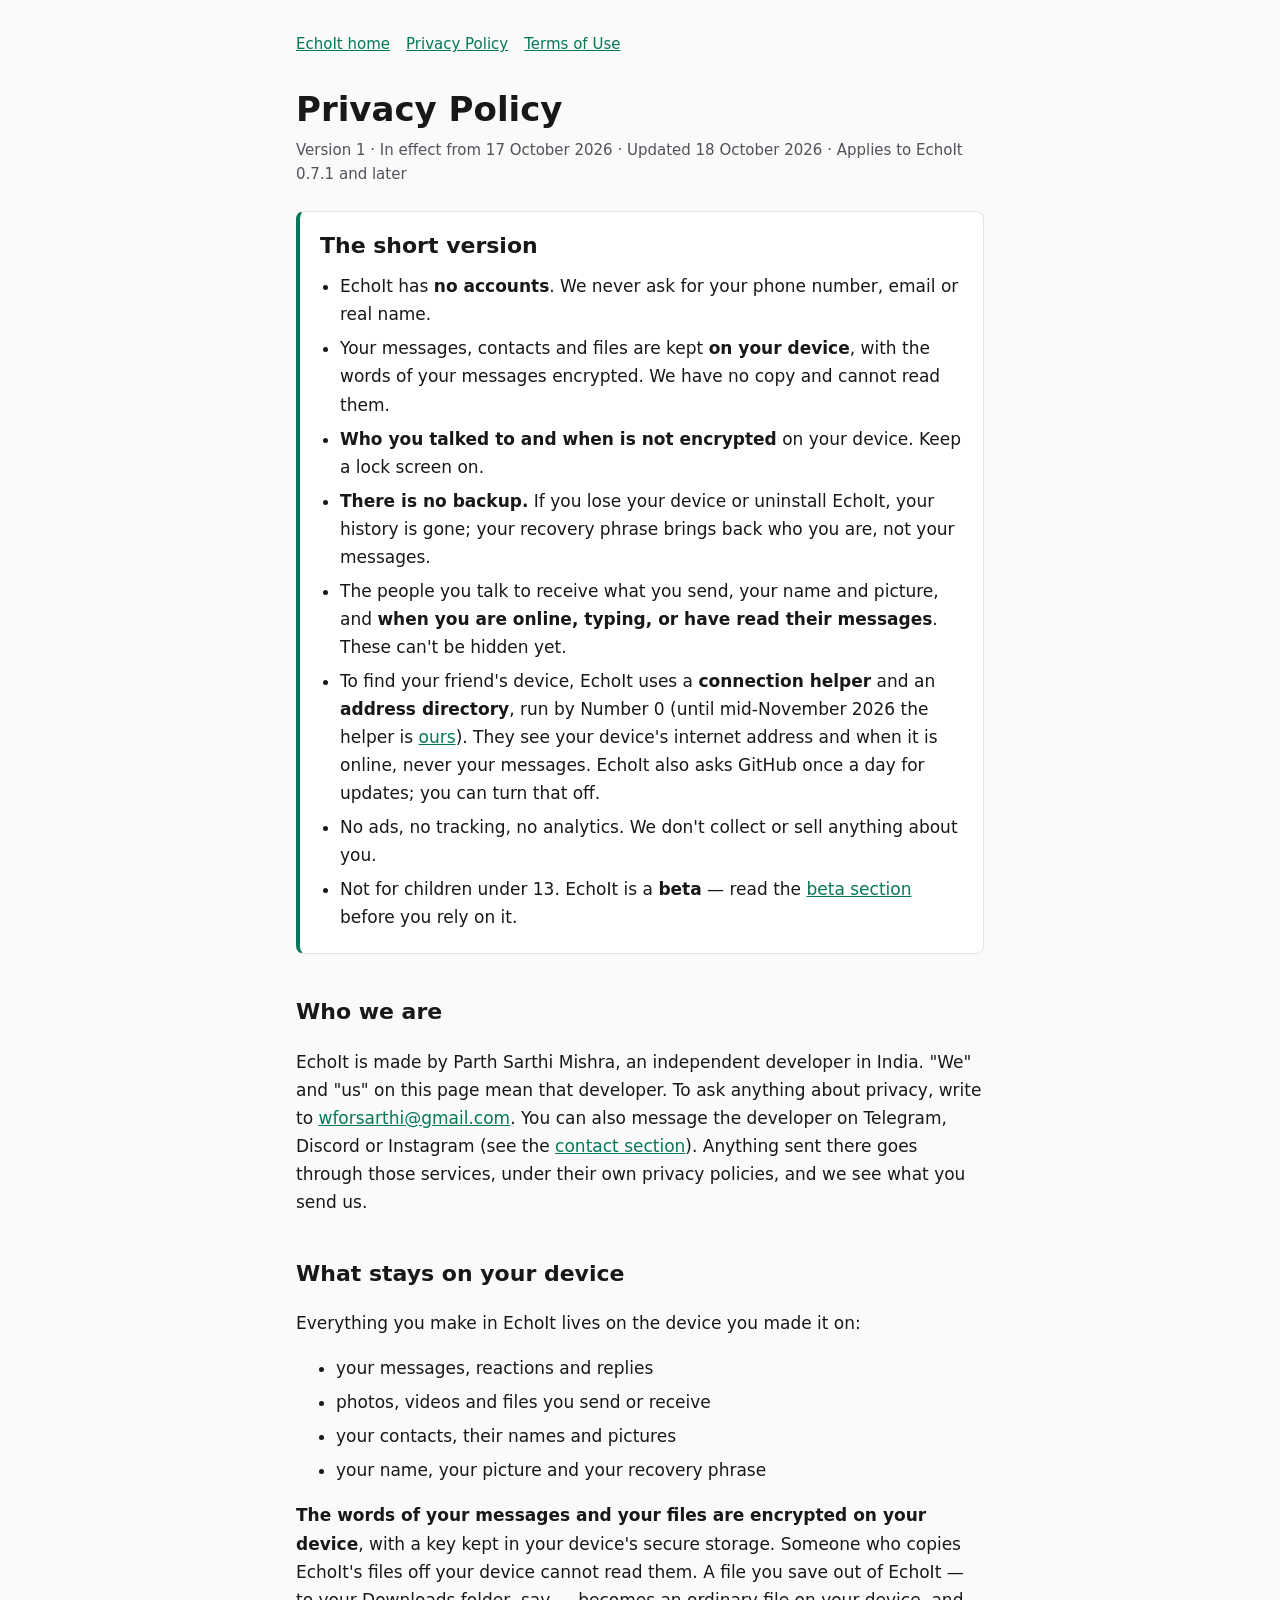
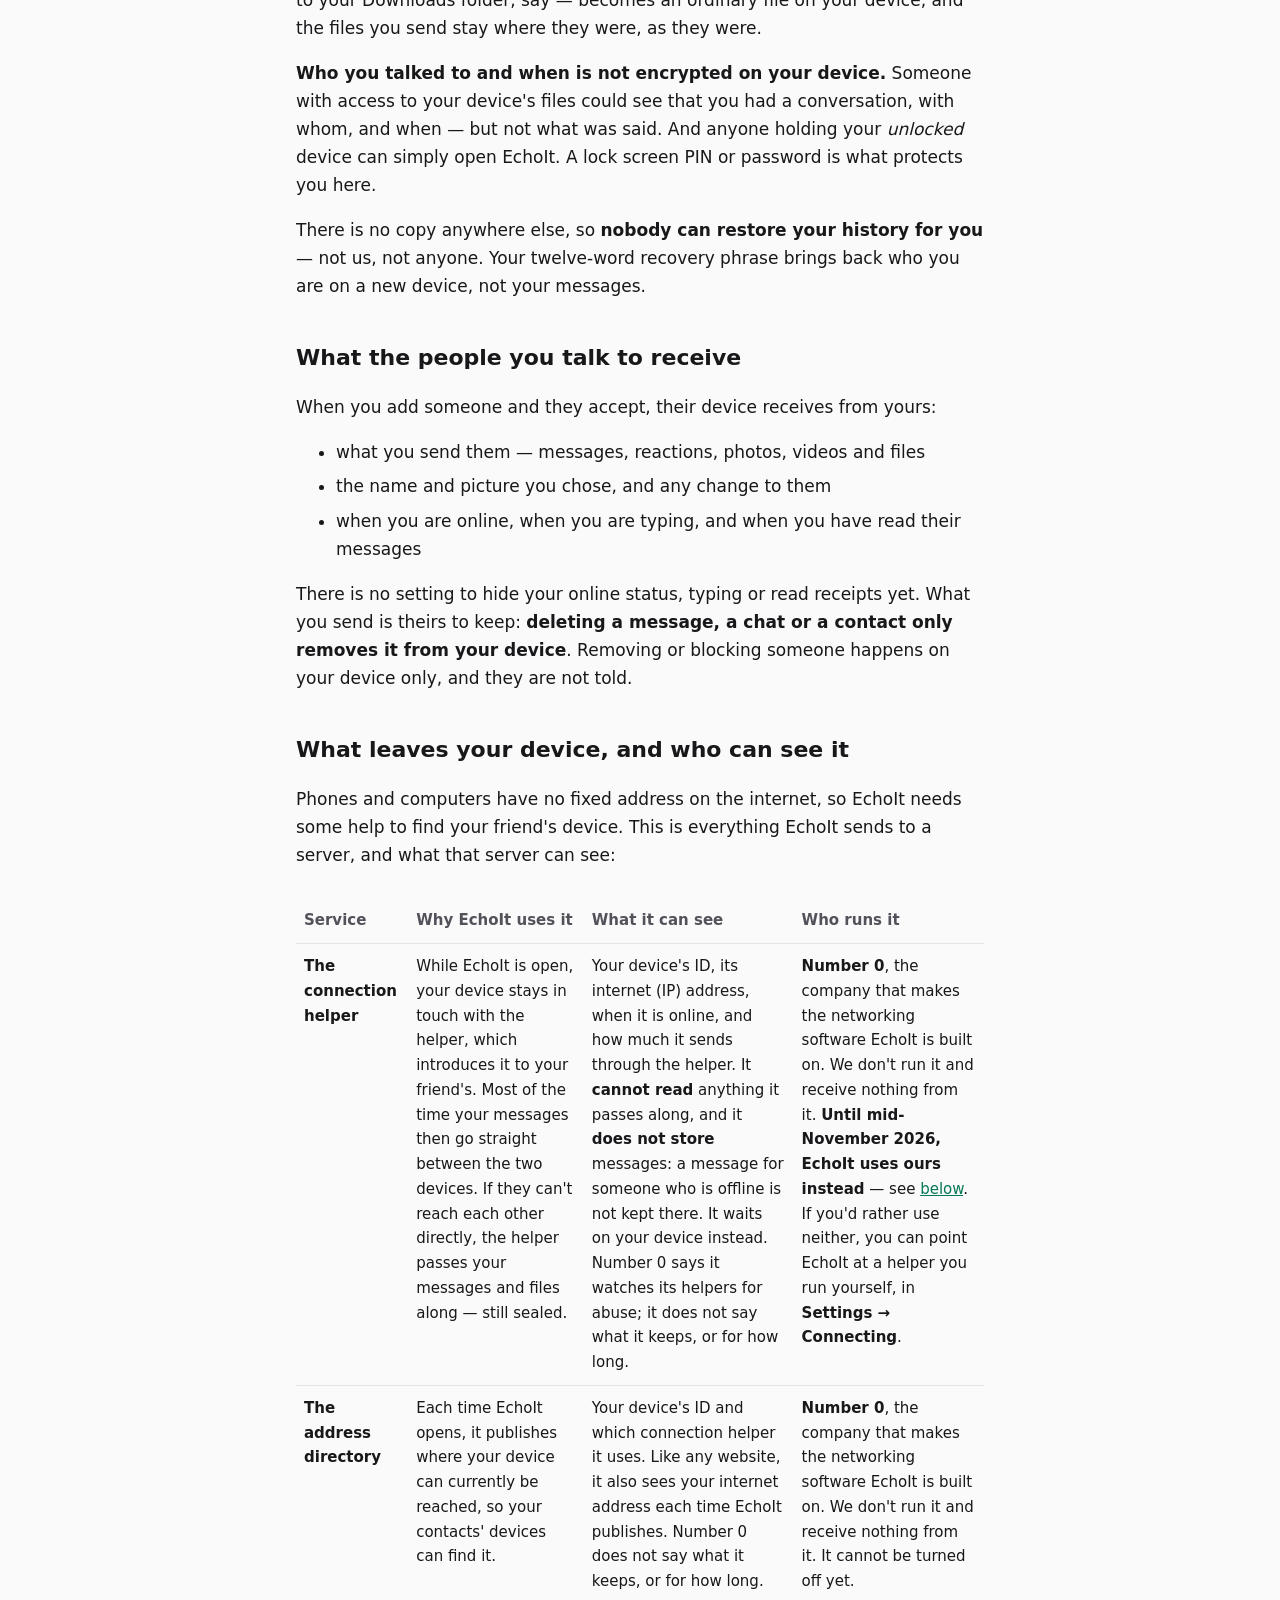
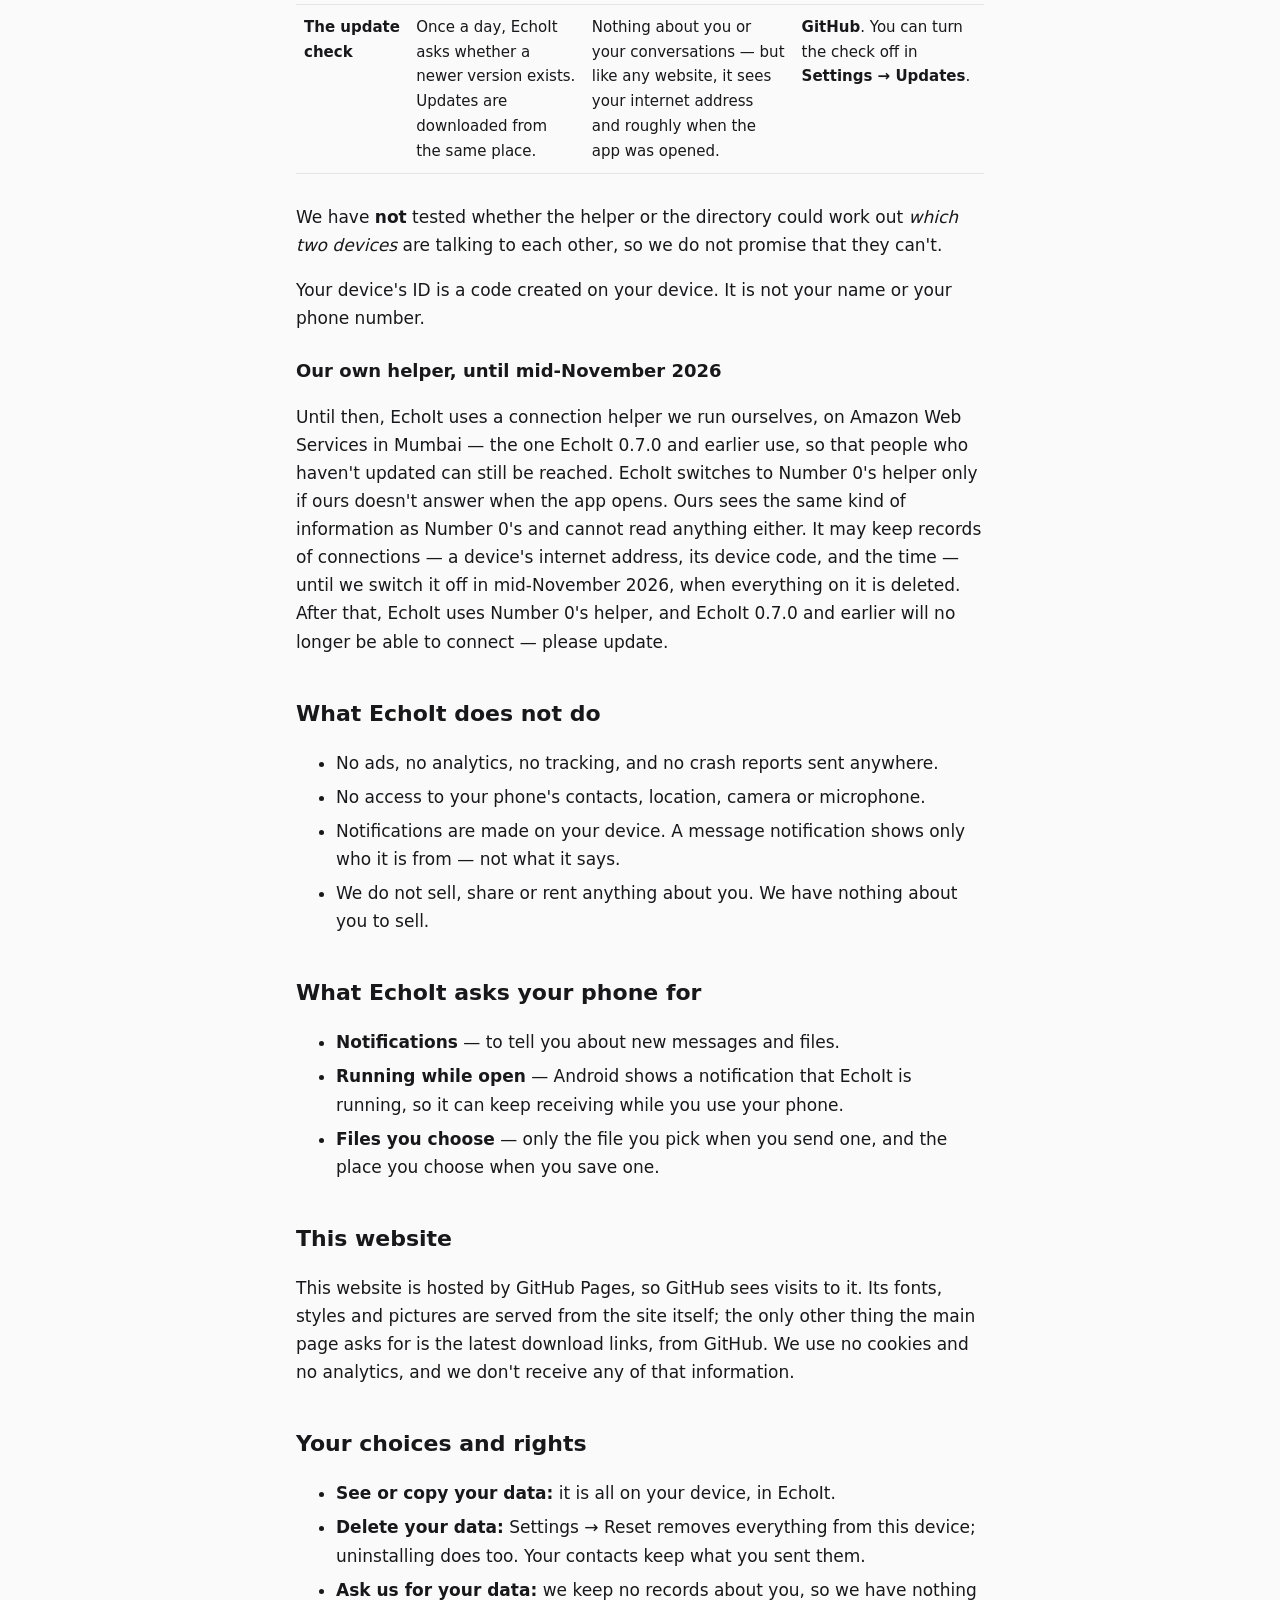
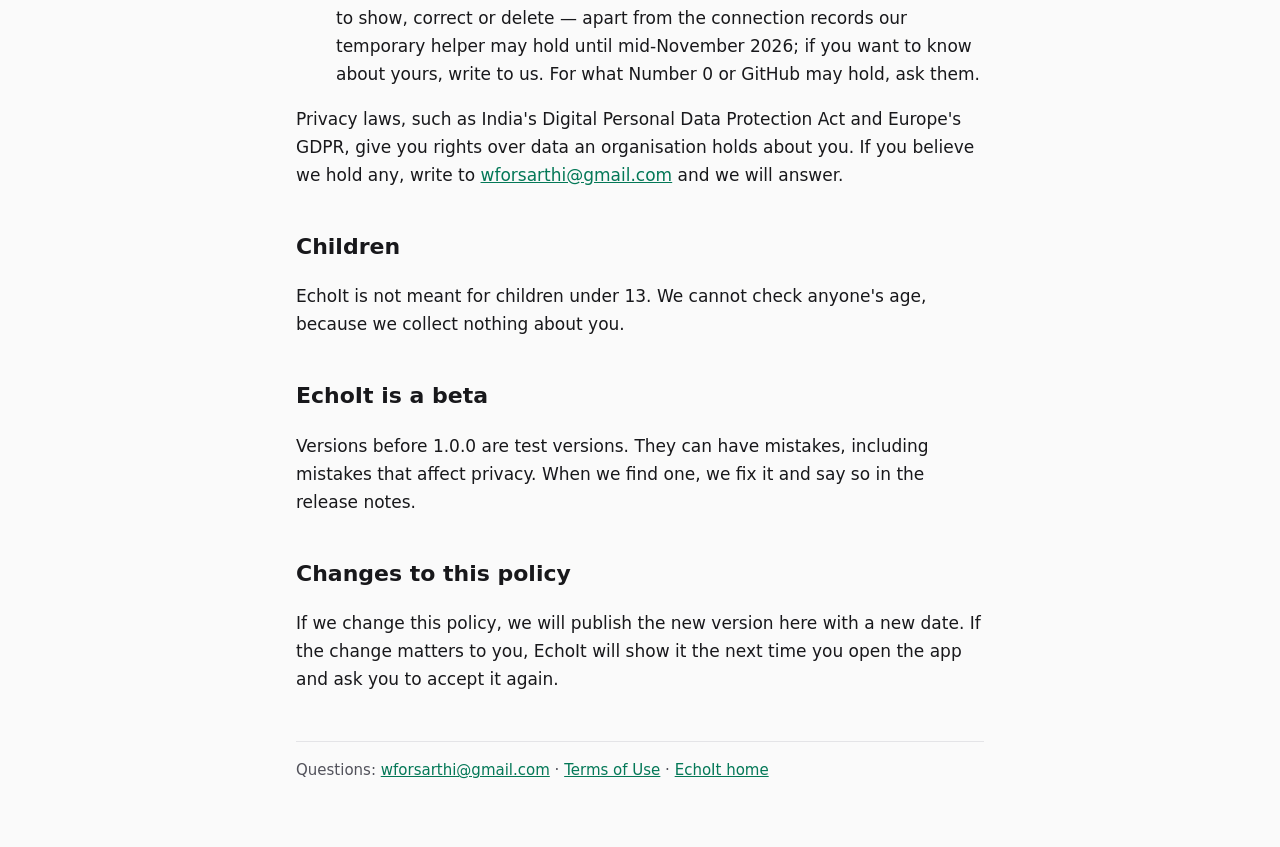
<file: privacy.html>
<!DOCTYPE html>
<html lang="en">
<head>
  <meta charset="UTF-8">
  <meta name="viewport" content="width=device-width, initial-scale=1.0">
  <title>EchoIt Privacy Policy</title>
  <meta name="description" content="What EchoIt keeps, what leaves your device, and who can see it — in plain words.">
  <link rel="icon" href="favicon.ico" sizes="any">
  <link rel="stylesheet" href="legal.css">
</head>
<body>
<main>
  <header>
    <nav>
      <a href="./">EchoIt home</a>
      <a href="privacy.html" aria-current="page">Privacy Policy</a>
      <a href="terms.html">Terms of Use</a>
    </nav>
    <h1>Privacy Policy</h1>
    <p class="meta">Version 1 · In effect from 17 October 2026 · Updated 18 October 2026 · Applies to EchoIt 0.7.1 and later</p>
  </header>

  <section class="short">
    <h2>The short version</h2>
    <ul>
      <li>EchoIt has <strong>no accounts</strong>. We never ask for your phone number, email or real name.</li>
      <li>Your messages, contacts and files are kept <strong>on your device</strong>, with the words of your
        messages encrypted. We have no copy and cannot read them.</li>
      <li><strong>Who you talked to and when is not encrypted</strong> on your device. Keep a lock screen on.</li>
      <li><strong>There is no backup.</strong> If you lose your device or uninstall EchoIt, your history is
        gone; your recovery phrase brings back who you are, not your messages.</li>
      <li>The people you talk to receive what you send, your name and picture, and <strong>when you are
        online, typing, or have read their messages</strong>. These can't be hidden yet.</li>
      <li>To find your friend's device, EchoIt uses a <strong>connection helper</strong> and an
        <strong>address directory</strong>, run by Number&nbsp;0 (until mid-November 2026 the helper is
        <a href="#own-helper">ours</a>). They see your device's internet address and when it is online, never
        your messages. EchoIt also asks GitHub once a day for updates; you can turn that off.</li>
      <li>No ads, no tracking, no analytics. We don't collect or sell anything about you.</li>
      <li>Not for children under 13. EchoIt is a <strong>beta</strong> — read the <a href="#beta">beta section</a>
        before you rely on it.</li>
    </ul>
  </section>

  <h2>Who we are</h2>
  <p>
    EchoIt is made by Parth Sarthi Mishra, an independent developer in India. "We" and "us" on
    this page mean that developer. To ask anything about privacy, write to
    <a href="mailto:wforsarthi@gmail.com">wforsarthi@gmail.com</a>.
    You can also message the developer on Telegram, Discord or Instagram (see the
    <a href="./#connect">contact section</a>). Anything sent there goes through those services, under their own
    privacy policies, and we see what you send us.
  </p>

  <h2>What stays on your device</h2>
  <p>Everything you make in EchoIt lives on the device you made it on:</p>
  <ul>
    <li>your messages, reactions and replies</li>
    <li>photos, videos and files you send or receive</li>
    <li>your contacts, their names and pictures</li>
    <li>your name, your picture and your recovery phrase</li>
  </ul>
  <p>
    <strong>The words of your messages and your files are encrypted on your device</strong>, with a
    key kept in your device's secure storage. Someone who copies EchoIt's files off your device cannot read them.
    A file you save out of EchoIt — to your Downloads folder, say — becomes an ordinary file on your device,
    and the files you send stay where they were, as they were.
  </p>
  <p>
    <strong>Who you talked to and when is not encrypted on your device.</strong> Someone with access to
    your device's files could see that you had a conversation, with whom, and when — but not what was said.
    And anyone holding your <em>unlocked</em> device can simply open EchoIt. A lock screen PIN or password is
    what protects you here.
  </p>
  <p>
    There is no copy anywhere else, so <strong>nobody can restore your history for you</strong> — not us,
    not anyone. Your twelve-word recovery phrase brings back who you are on a new device, not your messages.
  </p>

  <h2>What the people you talk to receive</h2>
  <p>When you add someone and they accept, their device receives from yours:</p>
  <ul>
    <li>what you send them — messages, reactions, photos, videos and files</li>
    <li>the name and picture you chose, and any change to them</li>
    <li>when you are online, when you are typing, and when you have read their messages</li>
  </ul>
  <p>
    There is no setting to hide your online status, typing or read receipts yet.
    What you send is theirs to keep: <strong>deleting a message, a chat or a contact only removes it from
    your device</strong>. Removing or blocking someone happens on your device only, and they are not told.
  </p>

  <h2>What leaves your device, and who can see it</h2>
  <p>
    Phones and computers have no fixed address on the internet, so EchoIt needs some help to find
    your friend's device. This is everything EchoIt sends to a server, and what that server can see:
  </p>
  <div class="table-wrap">
  <table>
    <thead><tr><th>Service</th><th>Why EchoIt uses it</th><th>What it can see</th><th>Who runs it</th></tr></thead>
    <tbody>
      <tr>
        <td data-label="Service"><strong>The connection helper</strong></td>
        <td data-label="Why EchoIt uses it">
          While EchoIt is open, your device stays in touch with the helper, which introduces it to your
          friend's. Most of the time your messages then go straight between the two devices. If they
          can't reach each other directly, the helper passes your messages and files along — still sealed.
        </td>
        <td data-label="What it can see">
          Your device's ID, its internet (IP) address, when it is online, and how much it sends through the
          helper. It <strong>cannot read</strong> anything it passes along, and it <strong>does not store</strong>
          messages: a message for someone who is offline is not kept there. It waits on your device instead.
          Number&nbsp;0 says it watches its helpers for abuse; it does not say what it keeps, or for how long.
        </td>
        <td data-label="Who runs it">
          <strong>Number&nbsp;0</strong>, the company that makes the networking software EchoIt is built on.
          We don't run it and receive nothing from it. <strong>Until mid-November 2026, EchoIt uses ours
          instead</strong> — see <a href="#own-helper">below</a>. If you'd rather use neither, you can point
          EchoIt at a helper you run yourself, in <strong>Settings → Connecting</strong>.
        </td>
      </tr>
      <tr>
        <td data-label="Service"><strong>The address directory</strong></td>
        <td data-label="Why EchoIt uses it">
          Each time EchoIt opens, it publishes where your device can currently be reached, so your
          contacts' devices can find it.
        </td>
        <td data-label="What it can see">
          Your device's ID and which connection helper it uses. Like any website, it also sees your internet
          address each time EchoIt publishes. Number&nbsp;0 does not say what it keeps, or for how long.
        </td>
        <td data-label="Who runs it">
          <strong>Number&nbsp;0</strong>, the company that makes the networking software EchoIt is built on.
          We don't run it and receive nothing from it. It cannot be turned off yet.
        </td>
      </tr>
      <tr>
        <td data-label="Service"><strong>The update check</strong></td>
        <td data-label="Why EchoIt uses it">Once a day, EchoIt asks whether a newer version exists. Updates are downloaded from the same place.</td>
        <td data-label="What it can see">
          Nothing about you or your conversations — but like any website, it sees your internet address
          and roughly when the app was opened.
        </td>
        <td data-label="Who runs it">
          <strong>GitHub</strong>. You can turn the check off in <strong>Settings → Updates</strong>.
        </td>
      </tr>
    </tbody>
  </table>
  </div>
  <p>
    We have <strong>not</strong> tested whether the helper or the directory could work out <em>which two
    devices</em> are talking to each other, so we do not promise that they can't.
  </p>
  <p>
    Your device's ID is a code created on your device. It is not your name or your phone number.
  </p>
  <h3 id="own-helper">Our own helper, until mid-November 2026</h3>
  <p>
    Until then, EchoIt uses a connection helper we run ourselves, on Amazon Web Services in Mumbai — the one
    EchoIt 0.7.0 and earlier use, so that people who haven't updated can still be reached. EchoIt switches to
    Number&nbsp;0's helper only if ours doesn't answer when the app opens. Ours sees the same kind of
    information as Number&nbsp;0's and cannot read anything either. It may keep records of connections —
    a device's internet address, its device code, and the time — until we switch it off in mid-November
    2026, when everything on it is deleted. After that, EchoIt uses Number&nbsp;0's helper, and EchoIt 0.7.0 and earlier will no longer be able to
    connect — please update.
  </p>

  <h2>What EchoIt does not do</h2>
  <ul>
    <li>No ads, no analytics, no tracking, and no crash reports sent anywhere.</li>
    <li>No access to your phone's contacts, location, camera or microphone.</li>
    <li>Notifications are made on your device. A message notification shows only who it is from — not what it says.</li>
    <li>We do not sell, share or rent anything about you. We have nothing about you to sell.</li>
  </ul>

  <h2>What EchoIt asks your phone for</h2>
  <ul>
    <li><strong>Notifications</strong> — to tell you about new messages and files.</li>
    <li><strong>Running while open</strong> — Android shows a notification that EchoIt is running, so it can keep receiving while you use your phone.</li>
    <li><strong>Files you choose</strong> — only the file you pick when you send one, and the place you choose when you save one.</li>
  </ul>

  <h2>This website</h2>
  <p>
    This website is hosted by GitHub Pages, so GitHub sees visits to it. Its fonts, styles and pictures are
    served from the site itself; the only other thing the main page asks for is the latest download links,
    from GitHub. We use no cookies and no analytics, and we don't receive any of that information.
  </p>

  <h2>Your choices and rights</h2>
  <ul>
    <li><strong>See or copy your data:</strong> it is all on your device, in EchoIt.</li>
    <li><strong>Delete your data:</strong> Settings → Reset removes everything from this device; uninstalling does too. Your contacts keep what you sent them.</li>
    <li><strong>Ask us for your data:</strong> we keep no records about you, so we have nothing to show, correct or delete — apart from the connection records our temporary helper may hold until mid-November 2026; if you want to know about yours, write to us. For
      what Number&nbsp;0 or GitHub may hold, ask them.</li>
  </ul>
  <p>
    Privacy laws, such as India's Digital Personal Data Protection Act and Europe's GDPR, give you rights
    over data an organisation holds about you. If you believe we hold any, write to <a href="mailto:wforsarthi@gmail.com">wforsarthi@gmail.com</a>
    and we will answer.
  </p>

  <h2>Children</h2>
  <p>
    EchoIt is not meant for children under 13. We cannot check anyone's age, because we
    collect nothing about you.
  </p>

  <h2 id="beta">EchoIt is a beta</h2>
  <p>
    Versions before 1.0.0 are test versions. They can have mistakes, including mistakes that affect privacy.
    When we find one, we fix it and say so in the release notes.
  </p>

  <h2>Changes to this policy</h2>
  <p>
    If we change this policy, we will publish the new version here with a new date. If the change matters
    to you, EchoIt will show it the next time you open the app and ask you to accept it again.
  </p>

  <footer>
    Questions: <a href="mailto:wforsarthi@gmail.com">wforsarthi@gmail.com</a> · <a href="terms.html">Terms of Use</a> · <a href="./">EchoIt home</a>
  </footer>
</main>
</body>
</html>
</file>
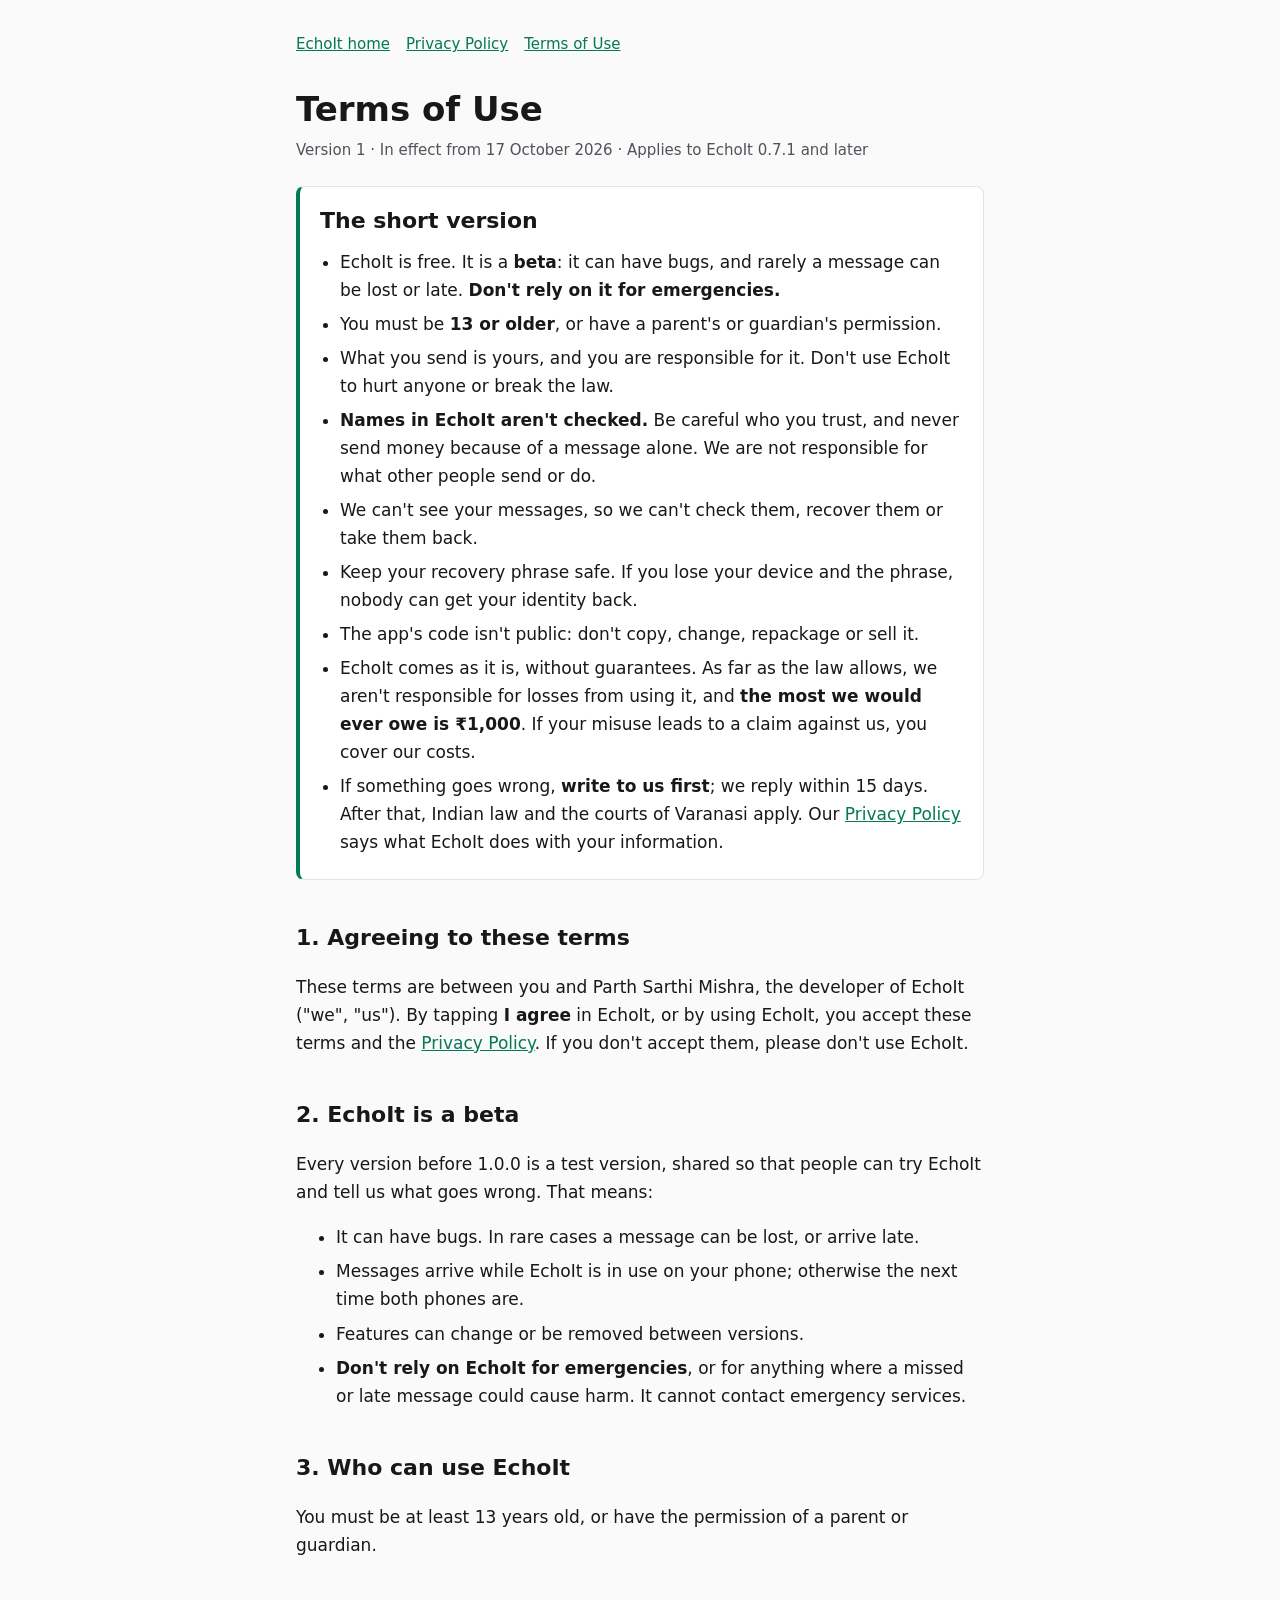
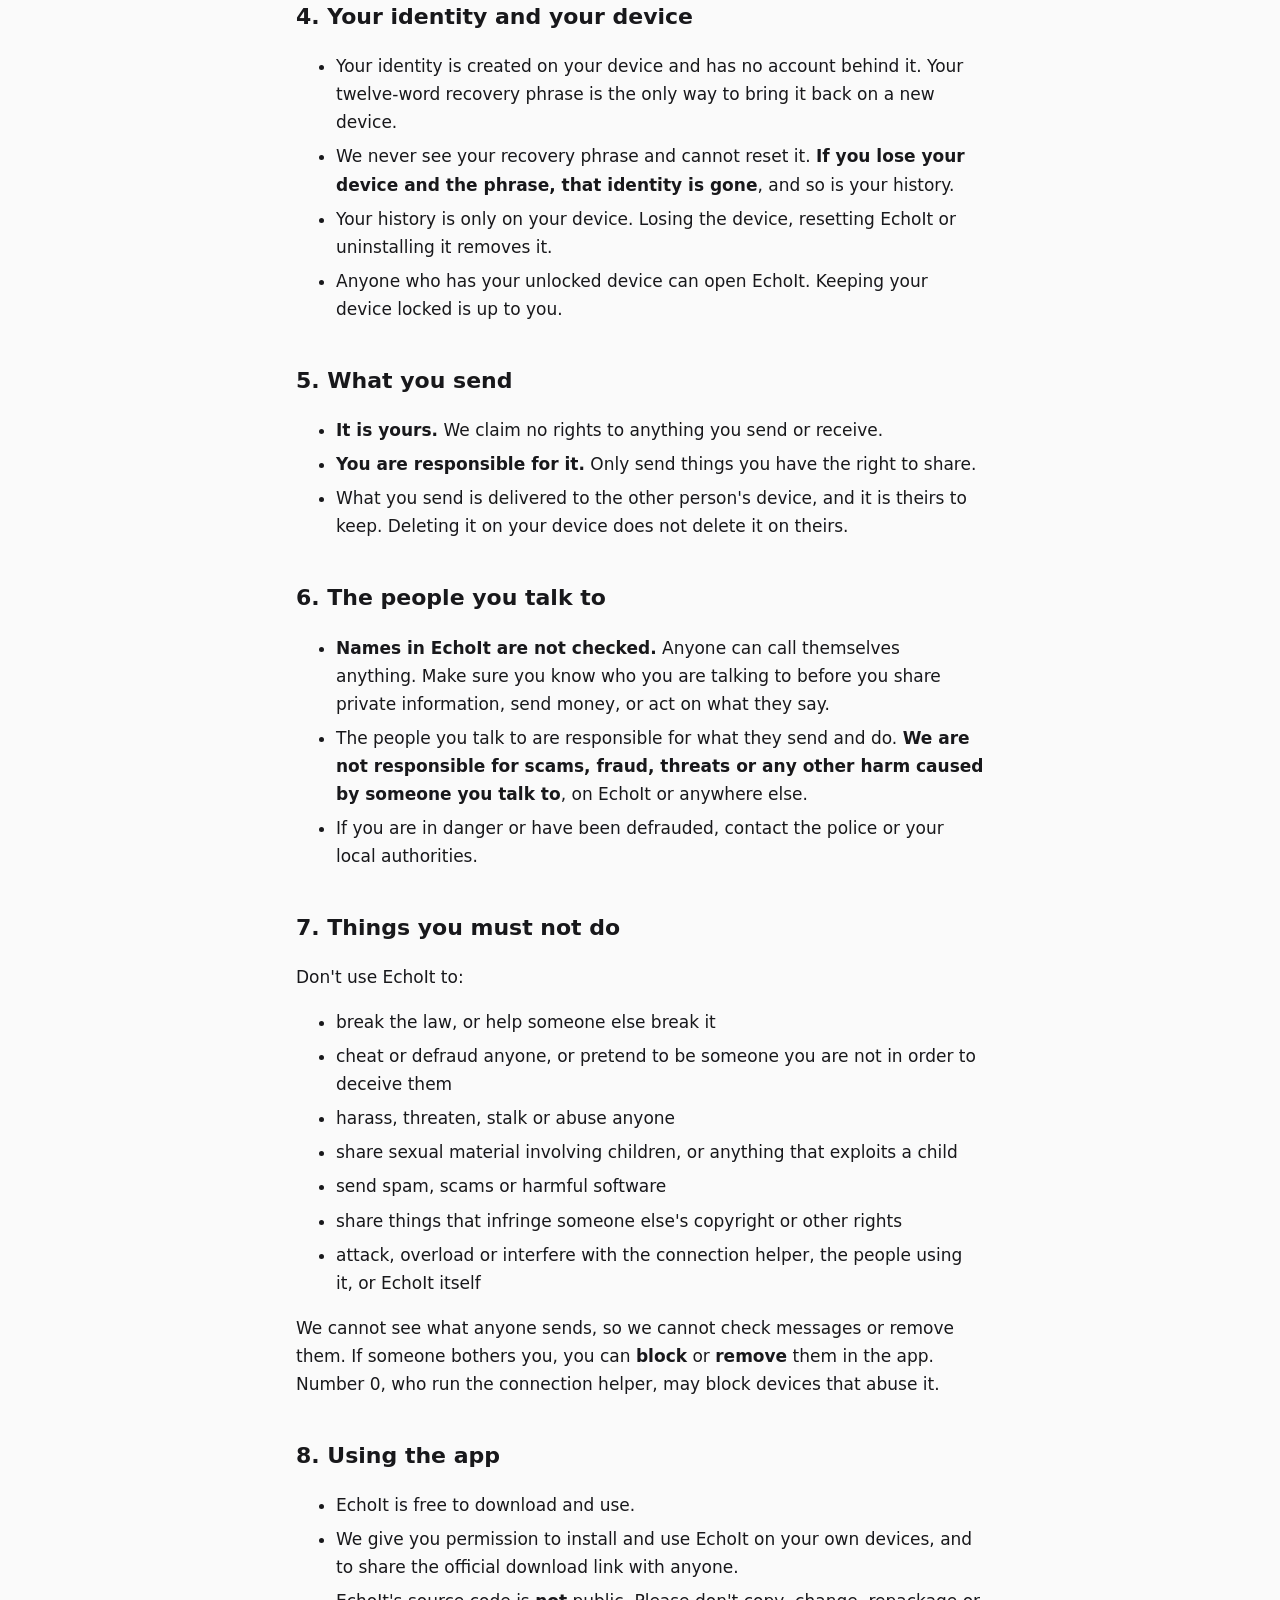
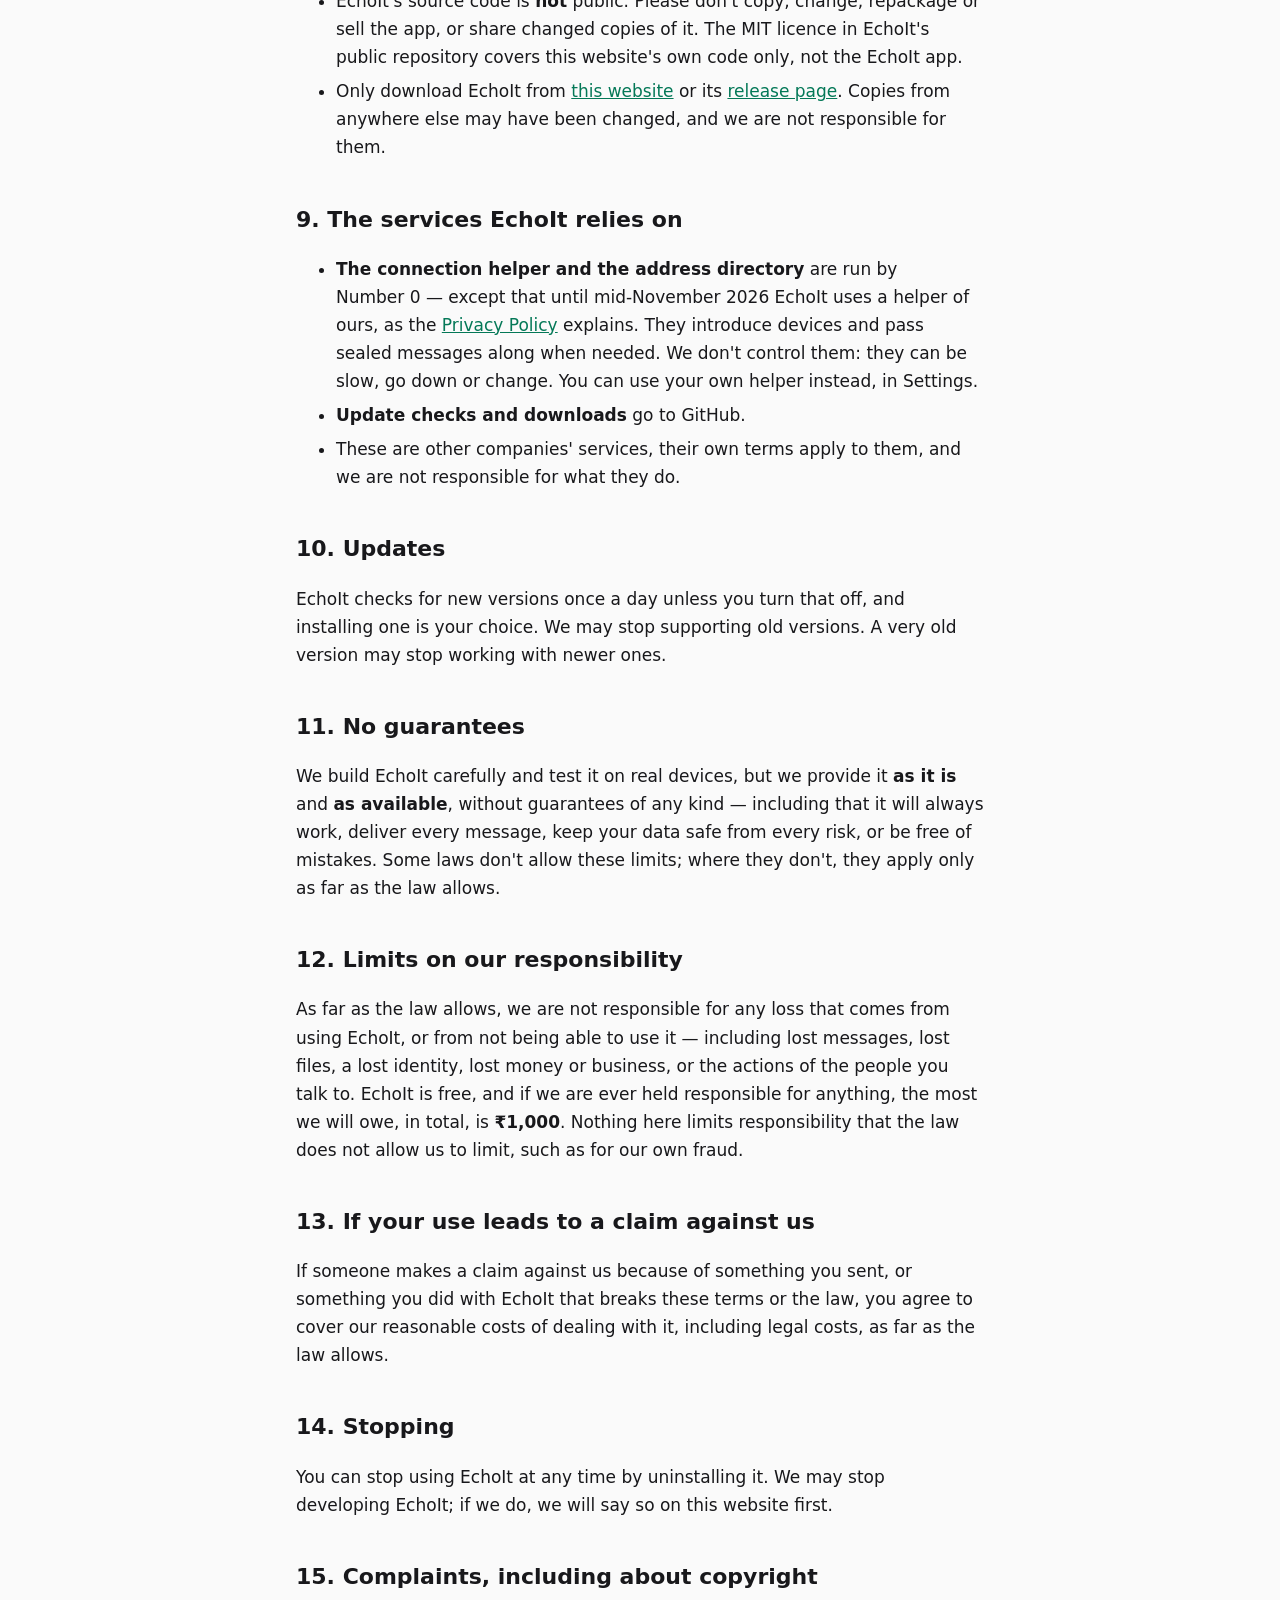
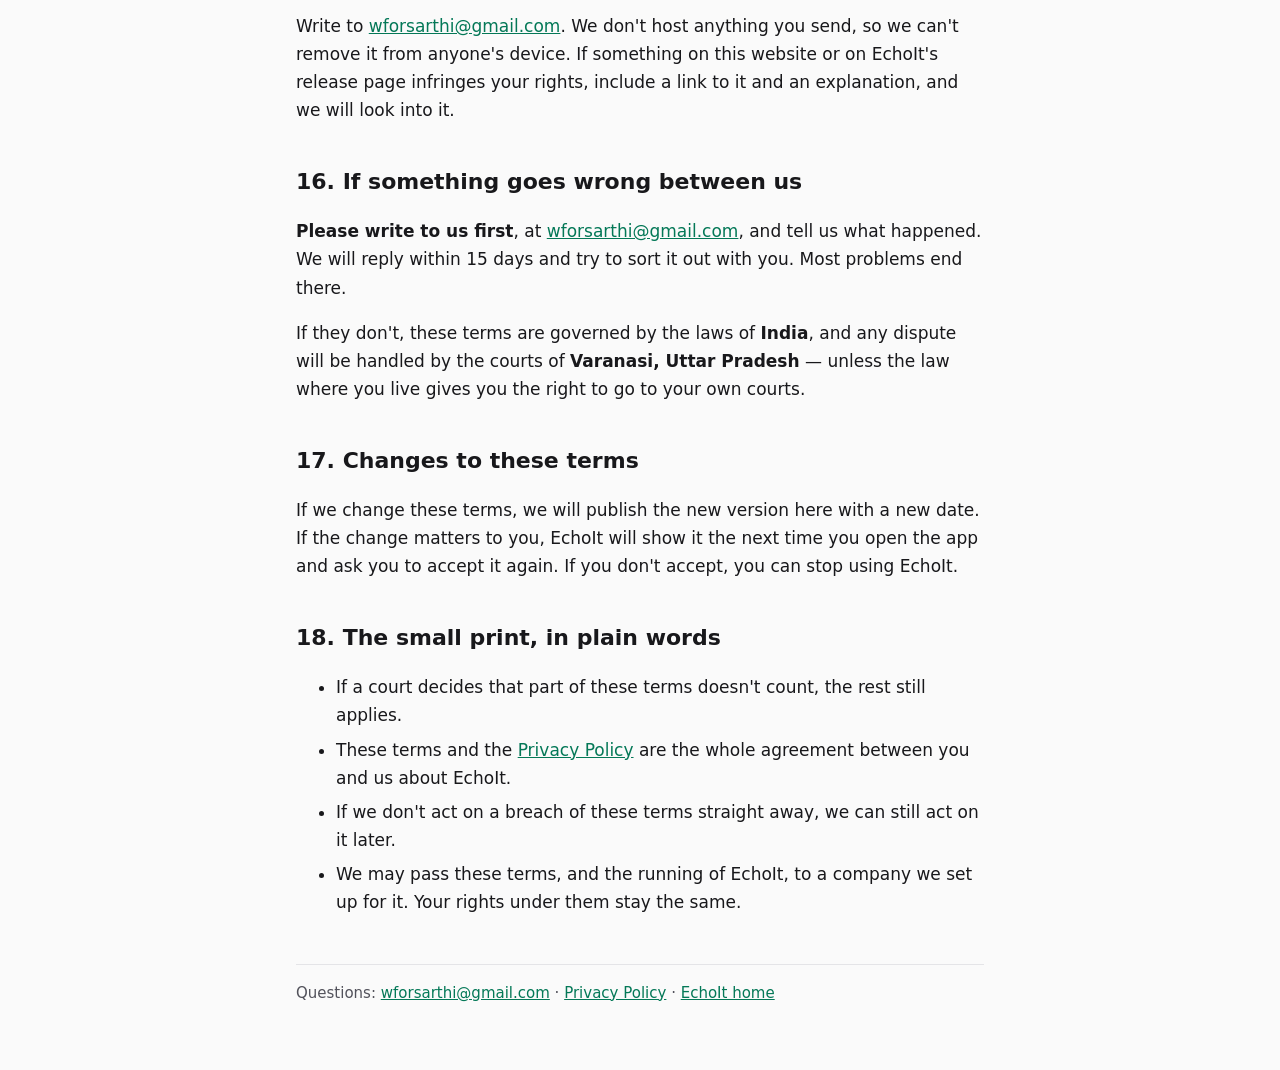
<file: terms.html>
<!DOCTYPE html>
<html lang="en">
<head>
  <meta charset="UTF-8">
  <meta name="viewport" content="width=device-width, initial-scale=1.0">
  <title>EchoIt Terms of Use</title>
  <meta name="description" content="The terms for using EchoIt, in plain words.">
  <link rel="icon" href="favicon.ico" sizes="any">
  <link rel="stylesheet" href="legal.css">
</head>
<body>
<main>
  <header>
    <nav>
      <a href="./">EchoIt home</a>
      <a href="privacy.html">Privacy Policy</a>
      <a href="terms.html" aria-current="page">Terms of Use</a>
    </nav>
    <h1>Terms of Use</h1>
    <p class="meta">Version 1 · In effect from 17 October 2026 · Applies to EchoIt 0.7.1 and later</p>
  </header>

  <section class="short">
    <h2>The short version</h2>
    <ul>
      <li>EchoIt is free. It is a <strong>beta</strong>: it can have bugs, and rarely a message can be lost or
        late. <strong>Don't rely on it for emergencies.</strong></li>
      <li>You must be <strong>13 or older</strong>, or have a parent's or guardian's permission.</li>
      <li>What you send is yours, and you are responsible for it. Don't use EchoIt to hurt anyone or break the law.</li>
      <li><strong>Names in EchoIt aren't checked.</strong> Be careful who you trust, and never send money because
        of a message alone. We are not responsible for what other people send or do.</li>
      <li>We can't see your messages, so we can't check them, recover them or take them back.</li>
      <li>Keep your recovery phrase safe. If you lose your device and the phrase, nobody can get your identity back.</li>
      <li>The app's code isn't public: don't copy, change, repackage or sell it.</li>
      <li>EchoIt comes as it is, without guarantees. As far as the law allows, we aren't responsible for losses
        from using it, and <strong>the most we would ever owe is ₹1,000</strong>. If your misuse leads to a claim
        against us, you cover our costs.</li>
      <li>If something goes wrong, <strong>write to us first</strong>; we reply within 15 days. After that, Indian
        law and the courts of Varanasi apply. Our <a href="privacy.html">Privacy Policy</a> says what EchoIt does
        with your information.</li>
    </ul>
  </section>

  <h2>1. Agreeing to these terms</h2>
  <p>
    These terms are between you and Parth Sarthi Mishra, the developer of EchoIt ("we", "us").
    By tapping <strong>I agree</strong> in EchoIt, or by using EchoIt, you accept these terms and the
    <a href="privacy.html">Privacy Policy</a>. If you don't accept them, please don't use EchoIt.
  </p>

  <h2>2. EchoIt is a beta</h2>
  <p>
    Every version before 1.0.0 is a test version, shared so that people can try EchoIt and tell us what goes
    wrong. That means:
  </p>
  <ul>
    <li>It can have bugs. In rare cases a message can be lost, or arrive late.</li>
    <li>Messages arrive while EchoIt is in use on your phone; otherwise the next time both phones are.</li>
    <li>Features can change or be removed between versions.</li>
    <li><strong>Don't rely on EchoIt for emergencies</strong>, or for anything where a missed or late message could cause harm. It cannot contact emergency services.</li>
  </ul>

  <h2>3. Who can use EchoIt</h2>
  <p>
    You must be at least 13 years old, or have the permission of a parent or guardian.
  </p>

  <h2>4. Your identity and your device</h2>
  <ul>
    <li>Your identity is created on your device and has no account behind it. Your twelve-word recovery
      phrase is the only way to bring it back on a new device.</li>
    <li>We never see your recovery phrase and cannot reset it. <strong>If you lose your device and the
      phrase, that identity is gone</strong>, and so is your history.</li>
    <li>Your history is only on your device. Losing the device, resetting EchoIt or uninstalling it removes it.</li>
    <li>Anyone who has your unlocked device can open EchoIt. Keeping your device locked is up to you.</li>
  </ul>

  <h2>5. What you send</h2>
  <ul>
    <li><strong>It is yours.</strong> We claim no rights to anything you send or receive.</li>
    <li><strong>You are responsible for it.</strong> Only send things you have the right to share.</li>
    <li>What you send is delivered to the other person's device, and it is theirs to keep. Deleting it on
      your device does not delete it on theirs.</li>
  </ul>

  <h2>6. The people you talk to</h2>
  <ul>
    <li><strong>Names in EchoIt are not checked.</strong> Anyone can call themselves anything. Make sure you
      know who you are talking to before you share private information, send money, or act on what they say.</li>
    <li>The people you talk to are responsible for what they send and do. <strong>We are not responsible
      for scams, fraud, threats or any other harm caused by someone you talk to</strong>, on EchoIt or
      anywhere else.</li>
    <li>If you are in danger or have been defrauded, contact the police or your local authorities.</li>
  </ul>

  <h2>7. Things you must not do</h2>
  <p>Don't use EchoIt to:</p>
  <ul>
    <li>break the law, or help someone else break it</li>
    <li>cheat or defraud anyone, or pretend to be someone you are not in order to deceive them</li>
    <li>harass, threaten, stalk or abuse anyone</li>
    <li>share sexual material involving children, or anything that exploits a child</li>
    <li>send spam, scams or harmful software</li>
    <li>share things that infringe someone else's copyright or other rights</li>
    <li>attack, overload or interfere with the connection helper, the people using it, or EchoIt itself</li>
  </ul>
  <p>
    We cannot see what anyone sends, so we cannot check messages or remove them. If someone bothers you,
    you can <strong>block</strong> or <strong>remove</strong> them in the app. Number&nbsp;0, who run the
    connection helper, may block devices that abuse it.
  </p>

  <h2>8. Using the app</h2>
  <ul>
    <li>EchoIt is free to download and use.</li>
    <li>We give you permission to install and use EchoIt on your own devices, and to share the official
      download link with anyone.</li>
    <li>EchoIt's source code is <strong>not</strong> public. Please don't copy, change, repackage or sell the
      app, or share changed copies of it. The MIT licence in EchoIt's public repository covers this
      website's own code only, not the EchoIt app.</li>
    <li>Only download EchoIt from <a href="./">this website</a> or its
      <a href="https://github.com/mrsarthi/EchoIt-Messenger/releases">release page</a>. Copies from anywhere
      else may have been changed, and we are not responsible for them.</li>
  </ul>

  <h2>9. The services EchoIt relies on</h2>
  <ul>
    <li><strong>The connection helper and the address directory</strong> are run by Number&nbsp;0 — except that until mid-November 2026 EchoIt uses a helper of ours, as
      the <a href="privacy.html#own-helper">Privacy Policy</a> explains. They introduce devices and pass sealed messages along when needed. We don't control them: they can be slow,
      go down or change. You can use your own helper instead, in Settings.</li>
    <li><strong>Update checks and downloads</strong> go to GitHub.</li>
    <li>These are other companies' services, their own terms apply to them, and we are not responsible for
      what they do.</li>
  </ul>

  <h2>10. Updates</h2>
  <p>
    EchoIt checks for new versions once a day unless you turn that off, and installing one is your choice.
    We may stop supporting old versions. A very old version may stop working with newer ones.
  </p>

  <h2>11. No guarantees</h2>
  <p>
    We build EchoIt carefully and test it on real devices, but we provide it <strong>as it is</strong> and
    <strong>as available</strong>, without guarantees of any kind — including that it will always work,
    deliver every message, keep your data safe from every risk, or be free of mistakes. Some laws don't
    allow these limits; where they don't, they apply only as far as the law allows.
  </p>

  <h2>12. Limits on our responsibility</h2>
  <p>
    As far as the law allows, we are not responsible for any loss that comes from using EchoIt, or from not
    being able to use it — including lost messages, lost files, a lost identity, lost money or business, or
    the actions of the people you talk to. EchoIt is free, and if we are ever held responsible for anything,
    the most we will owe, in total, is <strong>₹1,000</strong>. Nothing here limits responsibility that the
    law does not allow us to limit, such as for our own fraud.
  </p>

  <h2>13. If your use leads to a claim against us</h2>
  <p>
    If someone makes a claim against us because of something you sent, or something you did with EchoIt that
    breaks these terms or the law, you agree to cover our reasonable costs of dealing with it, including
    legal costs, as far as the law allows.
  </p>

  <h2>14. Stopping</h2>
  <p>
    You can stop using EchoIt at any time by uninstalling it. We may stop developing EchoIt; if we do, we
    will say so on this website first.
  </p>

  <h2>15. Complaints, including about copyright</h2>
  <p>
    Write to <a href="mailto:wforsarthi@gmail.com">wforsarthi@gmail.com</a>. We don't host anything you
    send, so we can't remove it from anyone's device. If something on this website or on EchoIt's release
    page infringes your rights, include a link to it and an explanation, and we will look into it.
  </p>

  <h2>16. If something goes wrong between us</h2>
  <p>
    <strong>Please write to us first</strong>, at <a href="mailto:wforsarthi@gmail.com">wforsarthi@gmail.com</a>,
    and tell us what happened. We will reply within 15 days and try to sort it out with you. Most problems
    end there.
  </p>
  <p>
    If they don't, these terms are governed by the laws of <strong>India</strong>, and any dispute will be
    handled by the courts of <strong>Varanasi, Uttar Pradesh</strong> — unless the law where you live gives
    you the right to go to your own courts.
  </p>

  <h2>17. Changes to these terms</h2>
  <p>
    If we change these terms, we will publish the new version here with a new date. If the change matters to
    you, EchoIt will show it the next time you open the app and ask you to accept it again. If you don't
    accept, you can stop using EchoIt.
  </p>

  <h2>18. The small print, in plain words</h2>
  <ul>
    <li>If a court decides that part of these terms doesn't count, the rest still applies.</li>
    <li>These terms and the <a href="privacy.html">Privacy Policy</a> are the whole agreement between you and us about EchoIt.</li>
    <li>If we don't act on a breach of these terms straight away, we can still act on it later.</li>
    <li>We may pass these terms, and the running of EchoIt, to a company we set up for it. Your rights under them stay the same.</li>
  </ul>

  <footer>
    Questions: <a href="mailto:wforsarthi@gmail.com">wforsarthi@gmail.com</a> · <a href="privacy.html">Privacy Policy</a> · <a href="./">EchoIt home</a>
  </footer>
</main>
</body>
</html>
</file>
<file: legal.css>
/* The legal pages: readable first. No web fonts or outside scripts, so reading
   them reaches nothing but this site. */
:root {
  --bg: #09090b;
  --surface: #131315;
  --text: #e4e4e7;
  --muted: #a1a1aa;
  --border: rgba(63, 63, 70, 0.6);
  --primary: #10b981;
  --mark: rgba(250, 204, 21, 0.18);
  color-scheme: dark;
}
@media (prefers-color-scheme: light) {
  :root {
    --bg: #fafafa;
    --surface: #ffffff;
    --text: #18181b;
    --muted: #52525b;
    --border: #e4e4e7;
    --primary: #047857;
    --mark: rgba(250, 204, 21, 0.35);
    color-scheme: light;
  }
}
* { box-sizing: border-box; }
body {
  margin: 0;
  background: var(--bg);
  color: var(--text);
  font: 17px/1.65 system-ui, -apple-system, "Segoe UI", Roboto, sans-serif;
}
main { max-width: 720px; margin: 0 auto; padding: 32px 16px 64px; }
header nav { display: flex; gap: 16px; flex-wrap: wrap; font-size: 15px; margin-bottom: 32px; }
a { color: var(--primary); }
h1 { font-size: 34px; line-height: 1.2; margin: 0 0 8px; }
h2 { font-size: 22px; margin: 40px 0 8px; }
h3 { font-size: 18px; margin: 24px 0 4px; }
.meta { color: var(--muted); font-size: 15px; margin: 0 0 24px; }
.short {
  background: var(--surface);
  border: 1px solid var(--border);
  border-left: 4px solid var(--primary);
  border-radius: 8px;
  padding: 16px 20px;
}
.short h2 { margin-top: 0; }
.short ul { margin: 0; padding-left: 20px; }
li { margin: 6px 0; }
table { width: 100%; border-collapse: collapse; font-size: 15px; margin: 12px 0; }
th, td { text-align: left; vertical-align: top; padding: 10px 8px; border-bottom: 1px solid var(--border); }
th { color: var(--muted); font-weight: 600; }
.table-wrap { overflow-x: auto; }
mark { background: var(--mark); color: inherit; padding: 0 3px; border-radius: 3px; }
footer { margin-top: 48px; padding-top: 16px; border-top: 1px solid var(--border); color: var(--muted); font-size: 15px; }

/* On a phone the four-column table becomes one card per service. */
@media (max-width: 600px) {
  table, tbody, tr, td { display: block; width: 100%; }
  thead { display: none; }
  tr { border: 1px solid var(--border); border-radius: 8px; padding: 4px 12px; margin: 12px 0; background: var(--surface); }
  td { border: none; padding: 8px 0; }
  td::before { content: attr(data-label); display: block; color: var(--muted); font-size: 13px; font-weight: 600; }
}
</file>
